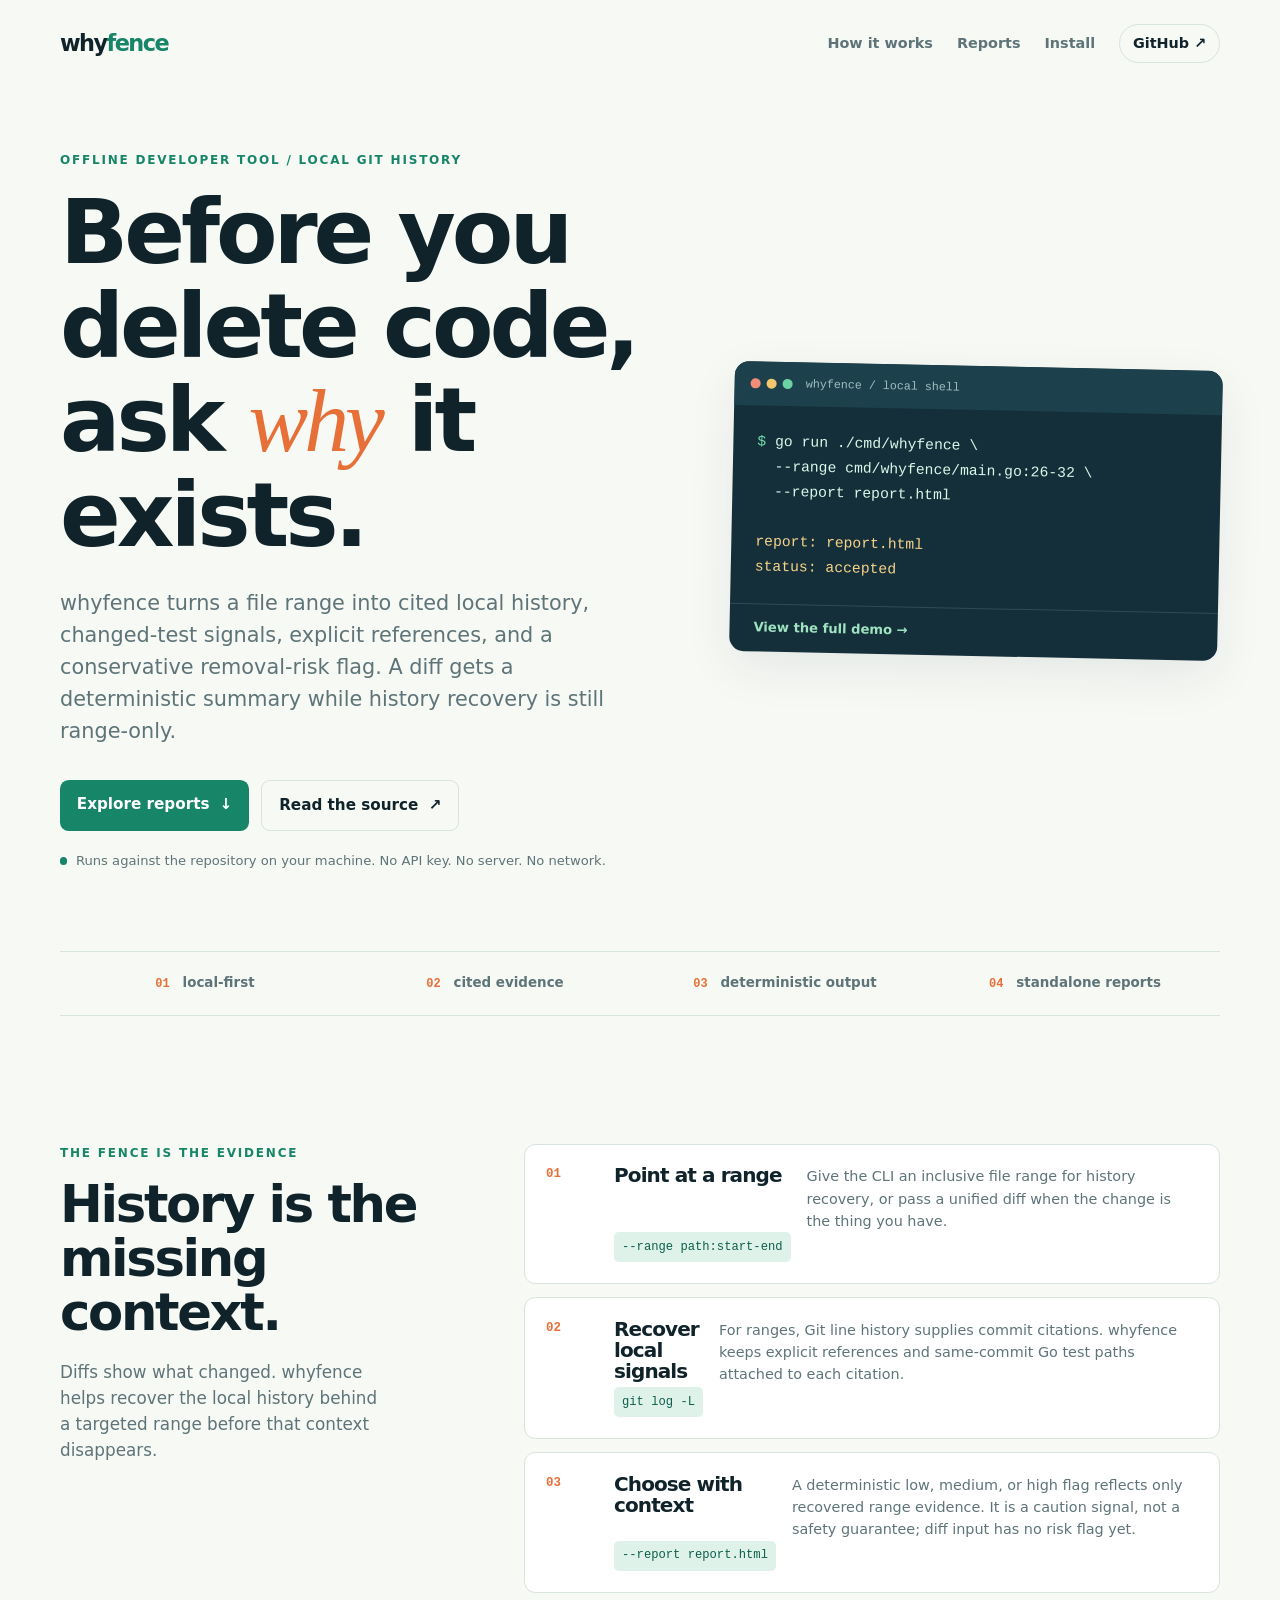
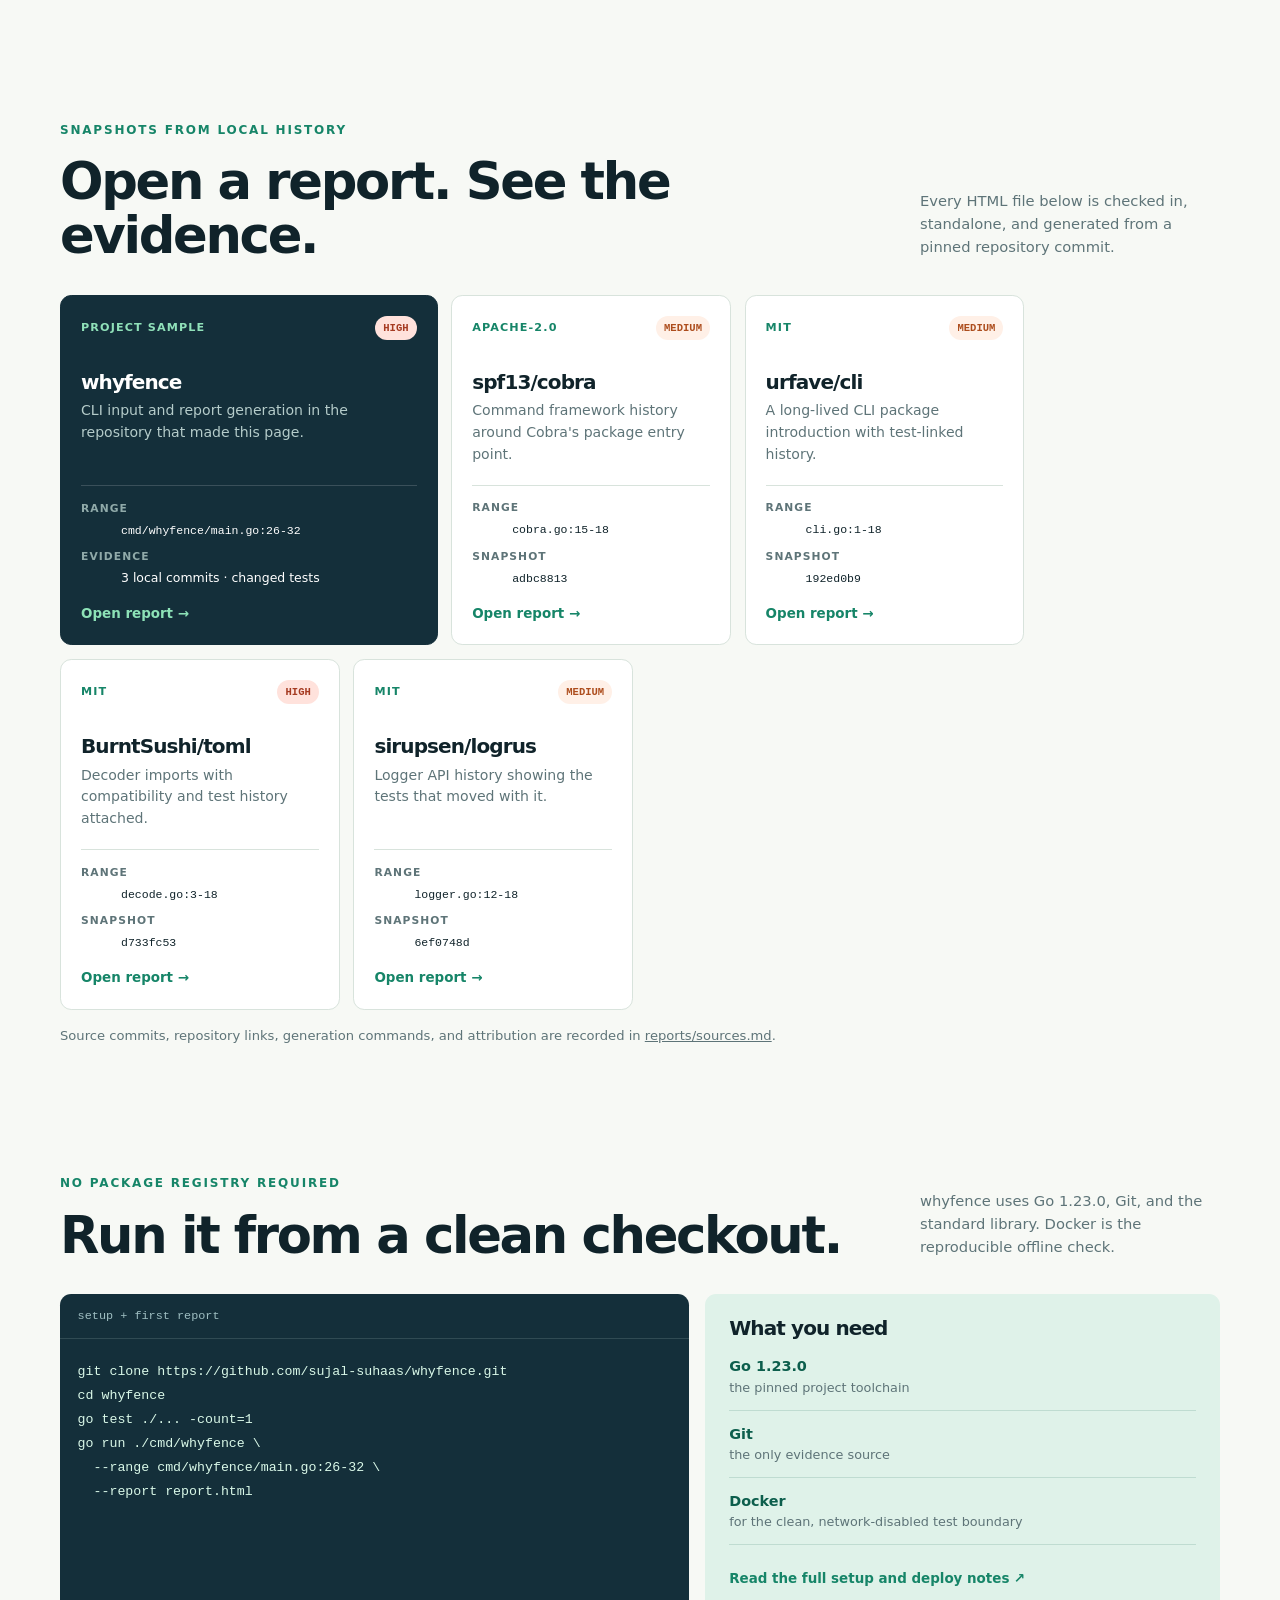
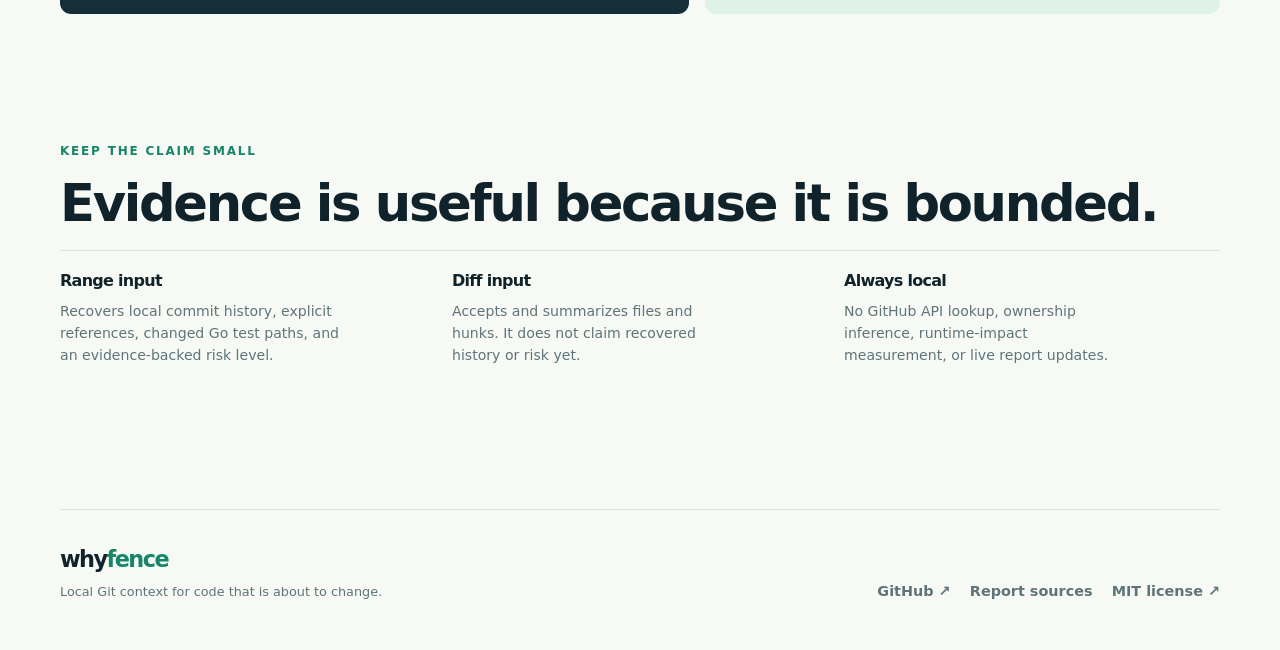
<file: site/index.html>
<!doctype html>
<html lang="en">
<head>
  <meta charset="utf-8">
  <meta name="viewport" content="width=device-width, initial-scale=1">
  <meta name="description" content="whyfence uses local Git history to explain why code exists before it is deleted or rewritten.">
  <title>whyfence — ask why before you delete</title>
  <link rel="stylesheet" href="styles.css">
</head>
<body>
  <header class="site-header">
    <a class="brand" href="#top" aria-label="whyfence home">why<span>fence</span></a>
    <nav aria-label="Primary navigation">
      <a href="#how-it-works">How it works</a>
      <a href="#reports">Reports</a>
      <a href="#install">Install</a>
      <a class="nav-source" href="https://github.com/sujal-suhaas/whyfence">GitHub <span aria-hidden="true">↗</span></a>
    </nav>
  </header>

  <main id="top">
    <section class="hero" aria-labelledby="hero-title">
      <div class="hero-copy">
        <p class="eyebrow">offline developer tool / local Git history</p>
        <h1 id="hero-title">Before you delete code, ask <em>why</em> it exists.</h1>
        <p class="hero-lede">whyfence turns a file range into cited local history, changed-test signals, explicit references, and a conservative removal-risk flag. A diff gets a deterministic summary while history recovery is still range-only.</p>
        <div class="actions">
          <a class="button button-primary" href="#reports">Explore reports <span aria-hidden="true">↓</span></a>
          <a class="button button-quiet" href="https://github.com/sujal-suhaas/whyfence">Read the source <span aria-hidden="true">↗</span></a>
        </div>
        <p class="hero-note"><span class="dot"></span> Runs against the repository on your machine. No API key. No server. No network.</p>
      </div>
      <div class="terminal-card" aria-label="whyfence terminal demo">
        <div class="terminal-top"><span class="terminal-light light-red"></span><span class="terminal-light light-yellow"></span><span class="terminal-light light-green"></span><span class="terminal-title">whyfence / local shell</span></div>
        <pre><code><span class="prompt">$</span> go run ./cmd/whyfence \
  --range cmd/whyfence/main.go:26-32 \
  --report report.html

<span class="output">report: report.html
status: accepted</span></code></pre>
        <a class="terminal-link" href="demo/terminal.txt">View the full demo <span aria-hidden="true">→</span></a>
      </div>
    </section>

    <section class="signal-strip" aria-label="whyfence properties">
      <div><strong>01</strong><span>local-first</span></div>
      <div><strong>02</strong><span>cited evidence</span></div>
      <div><strong>03</strong><span>deterministic output</span></div>
      <div><strong>04</strong><span>standalone reports</span></div>
    </section>

    <section class="section split-section" id="how-it-works" aria-labelledby="how-title">
      <div class="section-intro">
        <p class="eyebrow">The fence is the evidence</p>
        <h2 id="how-title">History is the missing context.</h2>
        <p>Diffs show what changed. whyfence helps recover the local history behind a targeted range before that context disappears.</p>
      </div>
      <div class="steps">
        <article class="step-card">
          <span class="step-number">01</span>
          <h3>Point at a range</h3>
          <p>Give the CLI an inclusive file range for history recovery, or pass a unified diff when the change is the thing you have.</p>
          <code>--range path:start-end</code>
        </article>
        <article class="step-card">
          <span class="step-number">02</span>
          <h3>Recover local signals</h3>
          <p>For ranges, Git line history supplies commit citations. whyfence keeps explicit references and same-commit Go test paths attached to each citation.</p>
          <code>git log -L</code>
        </article>
        <article class="step-card">
          <span class="step-number">03</span>
          <h3>Choose with context</h3>
          <p>A deterministic low, medium, or high flag reflects only recovered range evidence. It is a caution signal, not a safety guarantee; diff input has no risk flag yet.</p>
          <code>--report report.html</code>
        </article>
      </div>
    </section>

    <section class="section report-section" id="reports" aria-labelledby="reports-title">
      <div class="section-heading">
        <div>
          <p class="eyebrow">Snapshots from local history</p>
          <h2 id="reports-title">Open a report. See the evidence.</h2>
        </div>
        <p class="section-aside">Every HTML file below is checked in, standalone, and generated from a pinned repository commit.</p>
      </div>
      <div class="report-grid">
        <article class="report-card report-card-featured">
          <div class="card-top"><span class="card-label">Project sample</span><span class="risk risk-high">high</span></div>
          <h3>whyfence</h3>
          <p>CLI input and report generation in the repository that made this page.</p>
          <dl class="card-meta"><div><dt>range</dt><dd><code>cmd/whyfence/main.go:26-32</code></dd></div><div><dt>evidence</dt><dd>3 local commits · changed tests</dd></div></dl>
          <a class="card-link" href="reports/whyfence.html">Open report <span aria-hidden="true">→</span></a>
        </article>
        <article class="report-card">
          <div class="card-top"><span class="card-label">Apache-2.0</span><span class="risk risk-medium">medium</span></div>
          <h3>spf13/cobra</h3>
          <p>Command framework history around Cobra's package entry point.</p>
          <dl class="card-meta"><div><dt>range</dt><dd><code>cobra.go:15-18</code></dd></div><div><dt>snapshot</dt><dd><code>adbc8813</code></dd></div></dl>
          <a class="card-link" href="reports/cobra.html">Open report <span aria-hidden="true">→</span></a>
        </article>
        <article class="report-card">
          <div class="card-top"><span class="card-label">MIT</span><span class="risk risk-medium">medium</span></div>
          <h3>urfave/cli</h3>
          <p>A long-lived CLI package introduction with test-linked history.</p>
          <dl class="card-meta"><div><dt>range</dt><dd><code>cli.go:1-18</code></dd></div><div><dt>snapshot</dt><dd><code>192ed0b9</code></dd></div></dl>
          <a class="card-link" href="reports/urfave-cli.html">Open report <span aria-hidden="true">→</span></a>
        </article>
        <article class="report-card">
          <div class="card-top"><span class="card-label">MIT</span><span class="risk risk-high">high</span></div>
          <h3>BurntSushi/toml</h3>
          <p>Decoder imports with compatibility and test history attached.</p>
          <dl class="card-meta"><div><dt>range</dt><dd><code>decode.go:3-18</code></dd></div><div><dt>snapshot</dt><dd><code>d733fc53</code></dd></div></dl>
          <a class="card-link" href="reports/burntsushi-toml.html">Open report <span aria-hidden="true">→</span></a>
        </article>
        <article class="report-card">
          <div class="card-top"><span class="card-label">MIT</span><span class="risk risk-medium">medium</span></div>
          <h3>sirupsen/logrus</h3>
          <p>Logger API history showing the tests that moved with it.</p>
          <dl class="card-meta"><div><dt>range</dt><dd><code>logger.go:12-18</code></dd></div><div><dt>snapshot</dt><dd><code>6ef0748d</code></dd></div></dl>
          <a class="card-link" href="reports/logrus.html">Open report <span aria-hidden="true">→</span></a>
        </article>
      </div>
      <p class="provenance-note">Source commits, repository links, generation commands, and attribution are recorded in <a href="reports/sources.md">reports/sources.md</a>.</p>
    </section>

    <section class="section install-section" id="install" aria-labelledby="install-title">
      <div class="section-heading">
        <div>
          <p class="eyebrow">No package registry required</p>
          <h2 id="install-title">Run it from a clean checkout.</h2>
        </div>
        <p class="section-aside">whyfence uses Go 1.23.0, Git, and the standard library. Docker is the reproducible offline check.</p>
      </div>
      <div class="install-grid">
        <div class="code-panel">
          <div class="code-panel-title">setup + first report</div>
          <pre><code>git clone https://github.com/sujal-suhaas/whyfence.git
cd whyfence
go test ./... -count=1
go run ./cmd/whyfence \
  --range cmd/whyfence/main.go:26-32 \
  --report report.html</code></pre>
        </div>
        <div class="install-copy">
          <h3>What you need</h3>
          <ul class="check-list">
            <li><strong>Go 1.23.0</strong><span>the pinned project toolchain</span></li>
            <li><strong>Git</strong><span>the only evidence source</span></li>
            <li><strong>Docker</strong><span>for the clean, network-disabled test boundary</span></li>
          </ul>
          <a class="text-link" href="https://github.com/sujal-suhaas/whyfence/blob/main/README.md">Read the full setup and deploy notes <span aria-hidden="true">↗</span></a>
        </div>
      </div>
    </section>

    <section class="section boundary-section" aria-labelledby="boundary-title">
      <p class="eyebrow">Keep the claim small</p>
      <h2 id="boundary-title">Evidence is useful because it is bounded.</h2>
      <div class="boundary-grid">
        <div><h3>Range input</h3><p>Recovers local commit history, explicit references, changed Go test paths, and an evidence-backed risk level.</p></div>
        <div><h3>Diff input</h3><p>Accepts and summarizes files and hunks. It does not claim recovered history or risk yet.</p></div>
        <div><h3>Always local</h3><p>No GitHub API lookup, ownership inference, runtime-impact measurement, or live report updates.</p></div>
      </div>
    </section>
  </main>

  <footer class="site-footer">
    <div><a class="brand" href="#top">why<span>fence</span></a><p>Local Git context for code that is about to change.</p></div>
    <div class="footer-links"><a href="https://github.com/sujal-suhaas/whyfence">GitHub <span aria-hidden="true">↗</span></a><a href="reports/sources.md">Report sources</a><a href="https://github.com/sujal-suhaas/whyfence/blob/main/LICENSE">MIT license <span aria-hidden="true">↗</span></a></div>
  </footer>
</body>
</html>
</file>
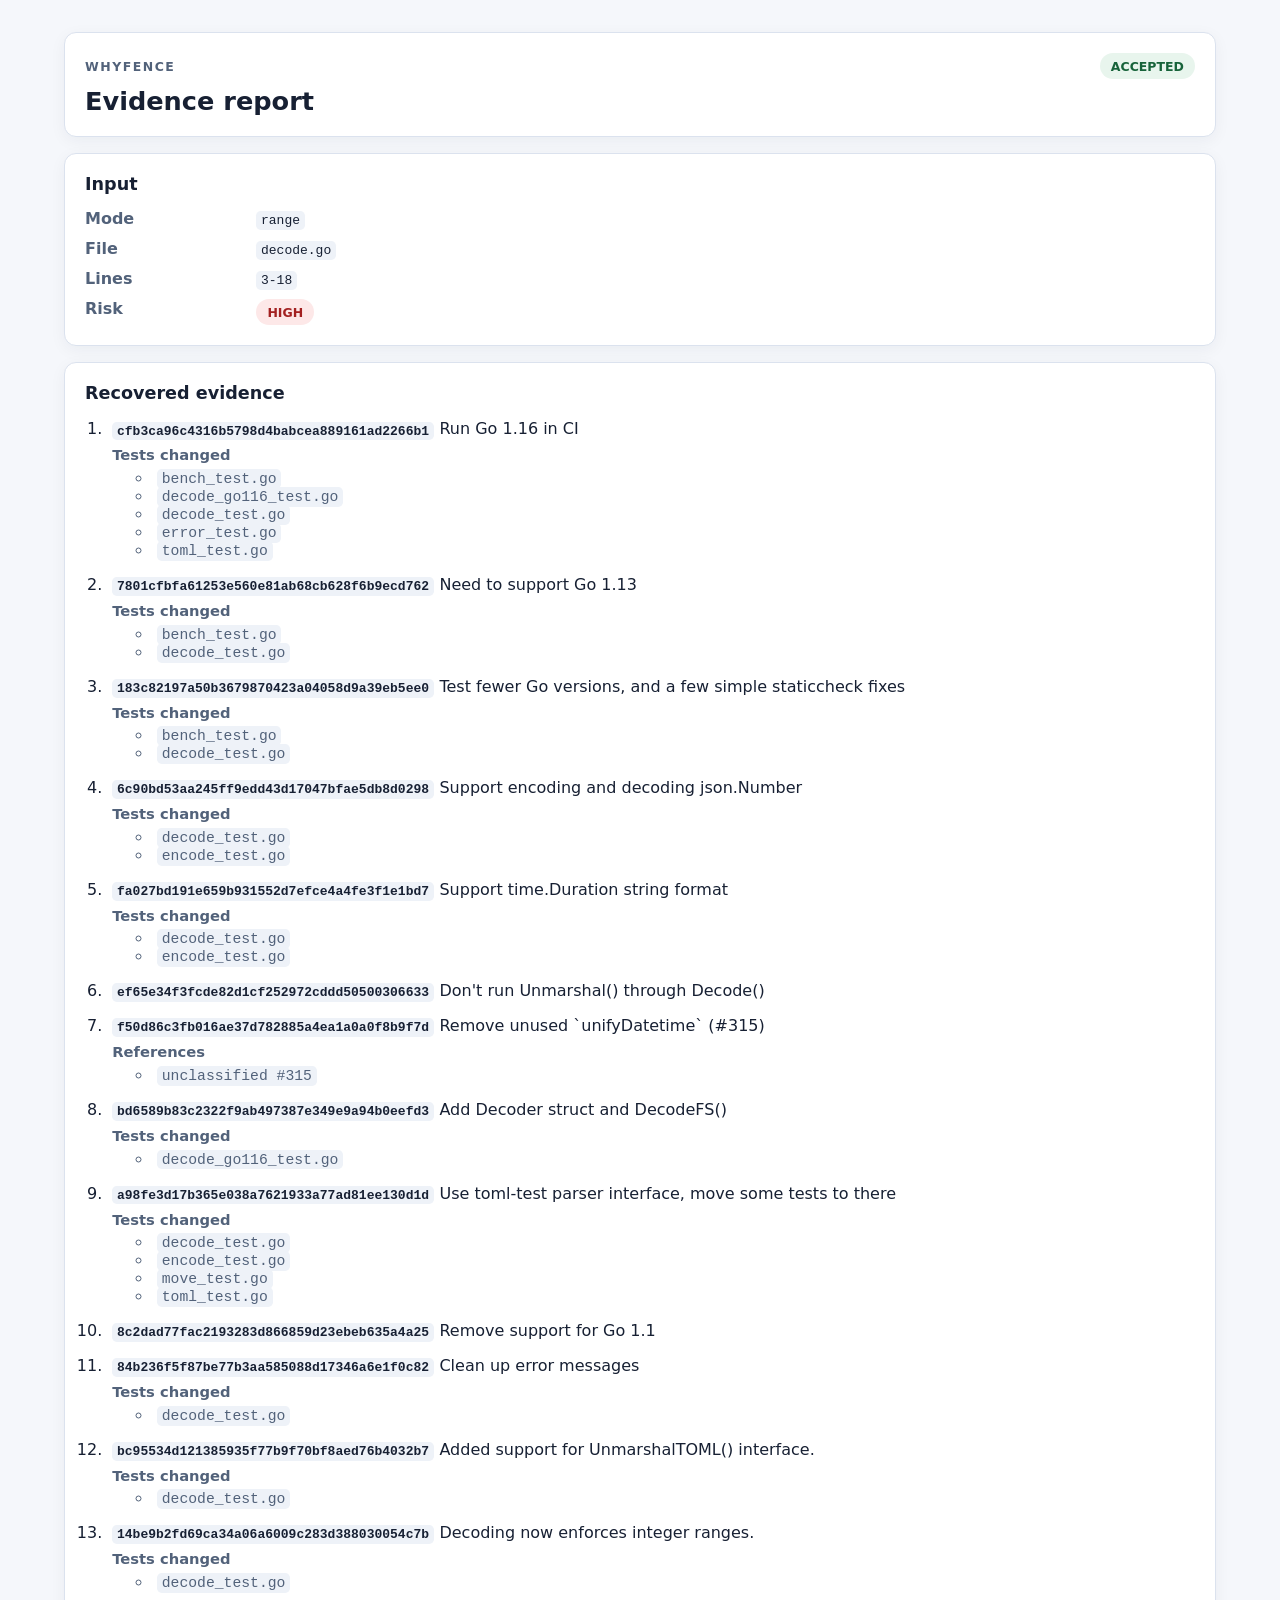
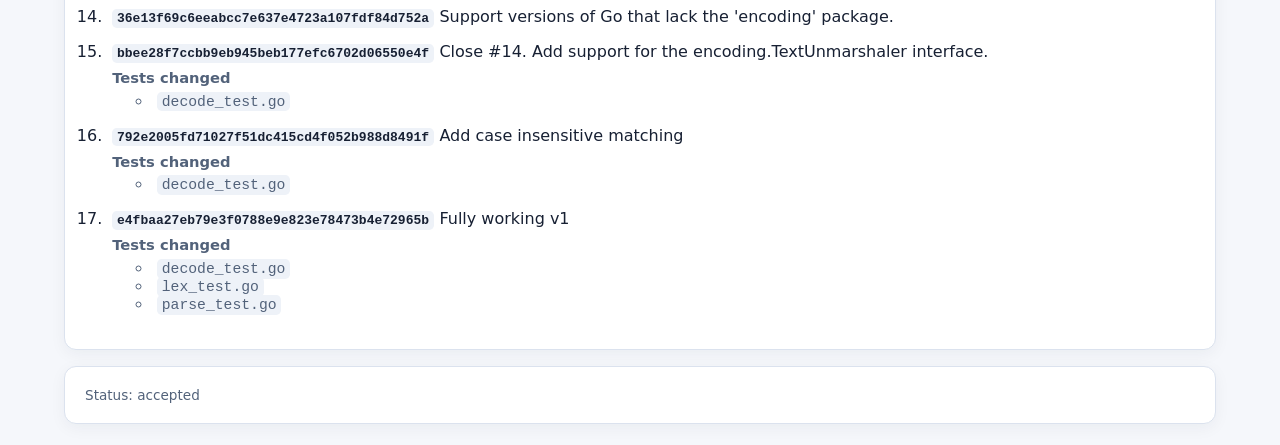
<file: site/reports/burntsushi-toml.html>
<!doctype html>
<html lang="en">
<head>
  <meta charset="utf-8">
  <meta name="viewport" content="width=device-width, initial-scale=1">
  <title>whyfence evidence report</title>
  <style>
    :root { color-scheme: light; font-family: system-ui, sans-serif; background: #f5f7fb; color: #172033; }
    body { margin: 0; padding: 2rem; }
    main { max-width: 72rem; margin: 0 auto; }
    header, section, footer { background: #fff; border: 1px solid #dbe2ee; border-radius: 0.75rem; padding: 1.25rem; margin-bottom: 1rem; box-shadow: 0 0.25rem 1rem rgba(23, 32, 51, 0.05); }
    header { display: flex; align-items: baseline; justify-content: space-between; gap: 1rem; }
    h1, h2, p { margin-top: 0; }
    h1 { margin-bottom: 0; font-size: 1.6rem; }
    h2 { font-size: 1.1rem; }
    .eyebrow { color: #52627a; font-size: 0.78rem; font-weight: 700; letter-spacing: 0.12em; text-transform: uppercase; }
    .status, .risk { border-radius: 999px; display: inline-block; font-size: 0.78rem; font-weight: 700; padding: 0.35rem 0.7rem; text-transform: uppercase; }
    .status { background: #e8f5ed; color: #17633a; }
    .risk-low { background: #e8f5ed; color: #17633a; }
    .risk-medium { background: #fff3d6; color: #815b00; }
    .risk-high { background: #fde8e8; color: #a32121; }
    dl { display: grid; gap: 0.7rem; grid-template-columns: 10rem 1fr; margin: 0; }
    dt { color: #52627a; font-weight: 700; }
    dd { margin: 0; overflow-wrap: anywhere; }
    code { background: #eef2f8; border-radius: 0.3rem; padding: 0.12rem 0.3rem; }
    ol { display: grid; gap: 1rem; padding-left: 1.4rem; }
    li { padding-left: 0.3rem; }
    .commit { font-weight: 700; overflow-wrap: anywhere; }
    .subject { font-weight: 400; }
    .evidence { color: #52627a; font-size: 0.92rem; margin: 0.5rem 0 0; }
    .evidence ul { margin: 0.35rem 0 0; }
    .notice { color: #52627a; margin-bottom: 0; }
    footer { color: #52627a; font-size: 0.85rem; }
  </style>
</head>
<body>
  <main>
    <header>
      <div>
        <p class="eyebrow">whyfence</p>
        <h1>Evidence report</h1>
      </div>
      <span class="status">accepted</span>
    </header>

    <section aria-labelledby="input-heading">
      <h2 id="input-heading">Input</h2>
      <dl>
        <dt>Mode</dt><dd><code>range</code></dd>

        <dt>File</dt><dd><code>decode.go</code></dd>
        <dt>Lines</dt><dd><code>3-18</code></dd>


        <dt>Risk</dt><dd><span class="risk risk-high">high</span></dd>

      </dl>
    </section>


    <section aria-labelledby="evidence-heading">
      <h2 id="evidence-heading">Recovered evidence</h2>
      <ol>

        <li>
          <div class="commit"><code>cfb3ca96c4316b5798d4babcea889161ad2266b1</code> <span class="subject">Run Go 1.16 in CI</span></div>
          <div class="evidence"><strong>Tests changed</strong><ul><li><code>bench_test.go</code></li><li><code>decode_go116_test.go</code></li><li><code>decode_test.go</code></li><li><code>error_test.go</code></li><li><code>toml_test.go</code></li></ul></div>

        </li>

        <li>
          <div class="commit"><code>7801cfbfa61253e560e81ab68cb628f6b9ecd762</code> <span class="subject">Need to support Go 1.13</span></div>
          <div class="evidence"><strong>Tests changed</strong><ul><li><code>bench_test.go</code></li><li><code>decode_test.go</code></li></ul></div>

        </li>

        <li>
          <div class="commit"><code>183c82197a50b3679870423a04058d9a39eb5ee0</code> <span class="subject">Test fewer Go versions, and a few simple staticcheck fixes</span></div>
          <div class="evidence"><strong>Tests changed</strong><ul><li><code>bench_test.go</code></li><li><code>decode_test.go</code></li></ul></div>

        </li>

        <li>
          <div class="commit"><code>6c90bd53aa245ff9edd43d17047bfae5db8d0298</code> <span class="subject">Support encoding and decoding json.Number</span></div>
          <div class="evidence"><strong>Tests changed</strong><ul><li><code>decode_test.go</code></li><li><code>encode_test.go</code></li></ul></div>

        </li>

        <li>
          <div class="commit"><code>fa027bd191e659b931552d7efce4a4fe3f1e1bd7</code> <span class="subject">Support time.Duration string format</span></div>
          <div class="evidence"><strong>Tests changed</strong><ul><li><code>decode_test.go</code></li><li><code>encode_test.go</code></li></ul></div>

        </li>

        <li>
          <div class="commit"><code>ef65e34f3fcde82d1cf252972cddd50500306633</code> <span class="subject">Don&#39;t run Unmarshal() through Decode()</span></div>


        </li>

        <li>
          <div class="commit"><code>f50d86c3fb016ae37d782885a4ea1a0a0f8b9f7d</code> <span class="subject">Remove unused `unifyDatetime` (#315)</span></div>

          <div class="evidence"><strong>References</strong><ul><li><code>unclassified #315</code></li></ul></div>
        </li>

        <li>
          <div class="commit"><code>bd6589b83c2322f9ab497387e349e9a94b0eefd3</code> <span class="subject">Add Decoder struct and DecodeFS()</span></div>
          <div class="evidence"><strong>Tests changed</strong><ul><li><code>decode_go116_test.go</code></li></ul></div>

        </li>

        <li>
          <div class="commit"><code>a98fe3d17b365e038a7621933a77ad81ee130d1d</code> <span class="subject">Use toml-test parser interface, move some tests to there</span></div>
          <div class="evidence"><strong>Tests changed</strong><ul><li><code>decode_test.go</code></li><li><code>encode_test.go</code></li><li><code>move_test.go</code></li><li><code>toml_test.go</code></li></ul></div>

        </li>

        <li>
          <div class="commit"><code>8c2dad77fac2193283d866859d23ebeb635a4a25</code> <span class="subject">Remove support for Go 1.1</span></div>


        </li>

        <li>
          <div class="commit"><code>84b236f5f87be77b3aa585088d17346a6e1f0c82</code> <span class="subject">Clean up error messages</span></div>
          <div class="evidence"><strong>Tests changed</strong><ul><li><code>decode_test.go</code></li></ul></div>

        </li>

        <li>
          <div class="commit"><code>bc95534d121385935f77b9f70bf8aed76b4032b7</code> <span class="subject">Added support for UnmarshalTOML() interface.</span></div>
          <div class="evidence"><strong>Tests changed</strong><ul><li><code>decode_test.go</code></li></ul></div>

        </li>

        <li>
          <div class="commit"><code>14be9b2fd69ca34a06a6009c283d388030054c7b</code> <span class="subject">Decoding now enforces integer ranges.</span></div>
          <div class="evidence"><strong>Tests changed</strong><ul><li><code>decode_test.go</code></li></ul></div>

        </li>

        <li>
          <div class="commit"><code>36e13f69c6eeabcc7e637e4723a107fdf84d752a</code> <span class="subject">Support versions of Go that lack the &#39;encoding&#39; package.</span></div>


        </li>

        <li>
          <div class="commit"><code>bbee28f7ccbb9eb945beb177efc6702d06550e4f</code> <span class="subject">Close #14. Add support for the encoding.TextUnmarshaler interface.</span></div>
          <div class="evidence"><strong>Tests changed</strong><ul><li><code>decode_test.go</code></li></ul></div>

        </li>

        <li>
          <div class="commit"><code>792e2005fd71027f51dc415cd4f052b988d8491f</code> <span class="subject">Add case insensitive matching</span></div>
          <div class="evidence"><strong>Tests changed</strong><ul><li><code>decode_test.go</code></li></ul></div>

        </li>

        <li>
          <div class="commit"><code>e4fbaa27eb79e3f0788e9e823e78473b4e72965b</code> <span class="subject">Fully working v1</span></div>
          <div class="evidence"><strong>Tests changed</strong><ul><li><code>decode_test.go</code></li><li><code>lex_test.go</code></li><li><code>parse_test.go</code></li></ul></div>

        </li>

      </ol>
    </section>


    <footer>Status: accepted</footer>
  </main>
</body>
</html>
</file>
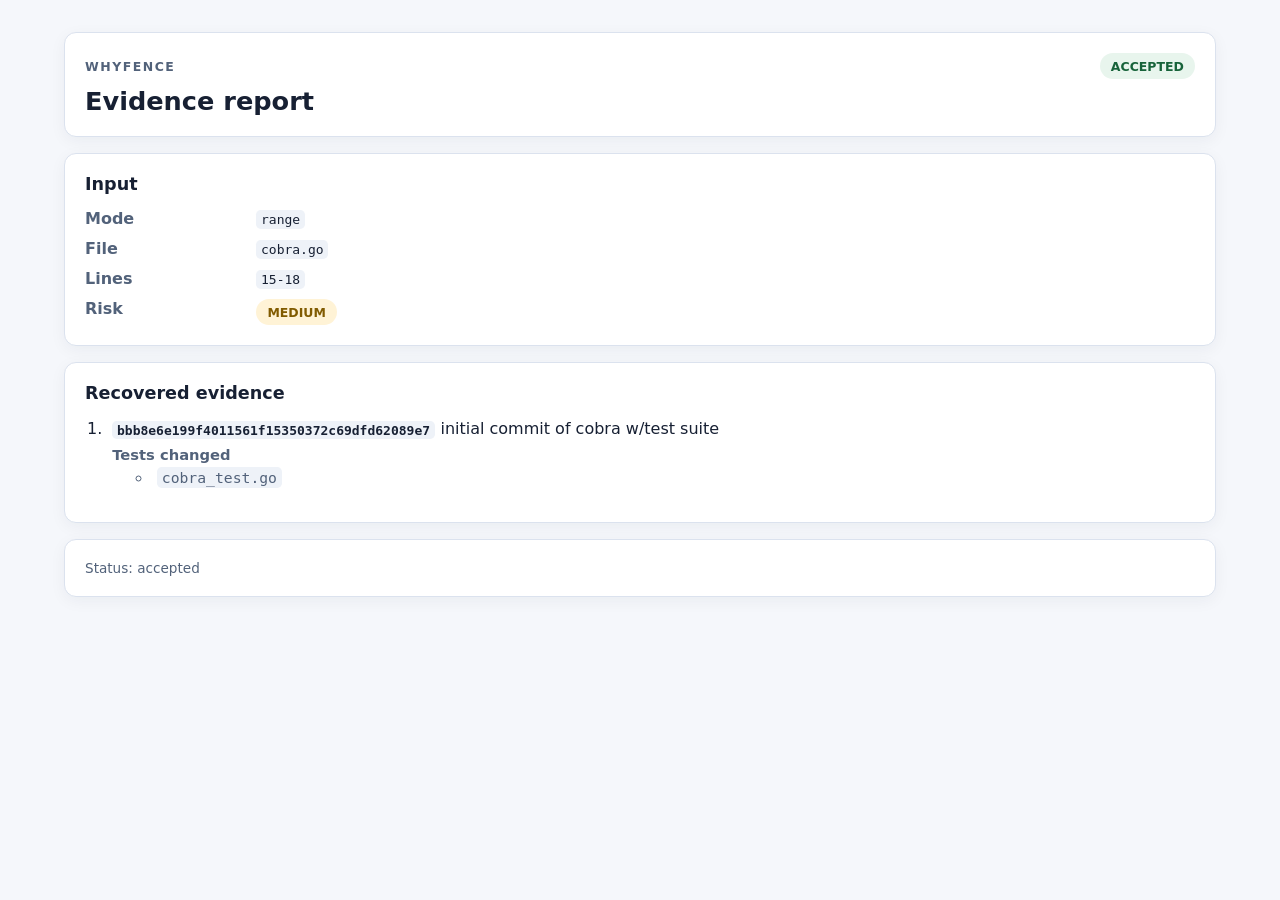
<file: site/reports/cobra.html>
<!doctype html>
<html lang="en">
<head>
  <meta charset="utf-8">
  <meta name="viewport" content="width=device-width, initial-scale=1">
  <title>whyfence evidence report</title>
  <style>
    :root { color-scheme: light; font-family: system-ui, sans-serif; background: #f5f7fb; color: #172033; }
    body { margin: 0; padding: 2rem; }
    main { max-width: 72rem; margin: 0 auto; }
    header, section, footer { background: #fff; border: 1px solid #dbe2ee; border-radius: 0.75rem; padding: 1.25rem; margin-bottom: 1rem; box-shadow: 0 0.25rem 1rem rgba(23, 32, 51, 0.05); }
    header { display: flex; align-items: baseline; justify-content: space-between; gap: 1rem; }
    h1, h2, p { margin-top: 0; }
    h1 { margin-bottom: 0; font-size: 1.6rem; }
    h2 { font-size: 1.1rem; }
    .eyebrow { color: #52627a; font-size: 0.78rem; font-weight: 700; letter-spacing: 0.12em; text-transform: uppercase; }
    .status, .risk { border-radius: 999px; display: inline-block; font-size: 0.78rem; font-weight: 700; padding: 0.35rem 0.7rem; text-transform: uppercase; }
    .status { background: #e8f5ed; color: #17633a; }
    .risk-low { background: #e8f5ed; color: #17633a; }
    .risk-medium { background: #fff3d6; color: #815b00; }
    .risk-high { background: #fde8e8; color: #a32121; }
    dl { display: grid; gap: 0.7rem; grid-template-columns: 10rem 1fr; margin: 0; }
    dt { color: #52627a; font-weight: 700; }
    dd { margin: 0; overflow-wrap: anywhere; }
    code { background: #eef2f8; border-radius: 0.3rem; padding: 0.12rem 0.3rem; }
    ol { display: grid; gap: 1rem; padding-left: 1.4rem; }
    li { padding-left: 0.3rem; }
    .commit { font-weight: 700; overflow-wrap: anywhere; }
    .subject { font-weight: 400; }
    .evidence { color: #52627a; font-size: 0.92rem; margin: 0.5rem 0 0; }
    .evidence ul { margin: 0.35rem 0 0; }
    .notice { color: #52627a; margin-bottom: 0; }
    footer { color: #52627a; font-size: 0.85rem; }
  </style>
</head>
<body>
  <main>
    <header>
      <div>
        <p class="eyebrow">whyfence</p>
        <h1>Evidence report</h1>
      </div>
      <span class="status">accepted</span>
    </header>

    <section aria-labelledby="input-heading">
      <h2 id="input-heading">Input</h2>
      <dl>
        <dt>Mode</dt><dd><code>range</code></dd>

        <dt>File</dt><dd><code>cobra.go</code></dd>
        <dt>Lines</dt><dd><code>15-18</code></dd>


        <dt>Risk</dt><dd><span class="risk risk-medium">medium</span></dd>

      </dl>
    </section>


    <section aria-labelledby="evidence-heading">
      <h2 id="evidence-heading">Recovered evidence</h2>
      <ol>

        <li>
          <div class="commit"><code>bbb8e6e199f4011561f15350372c69dfd62089e7</code> <span class="subject">initial commit of cobra w/test suite</span></div>
          <div class="evidence"><strong>Tests changed</strong><ul><li><code>cobra_test.go</code></li></ul></div>

        </li>

      </ol>
    </section>


    <footer>Status: accepted</footer>
  </main>
</body>
</html>
</file>
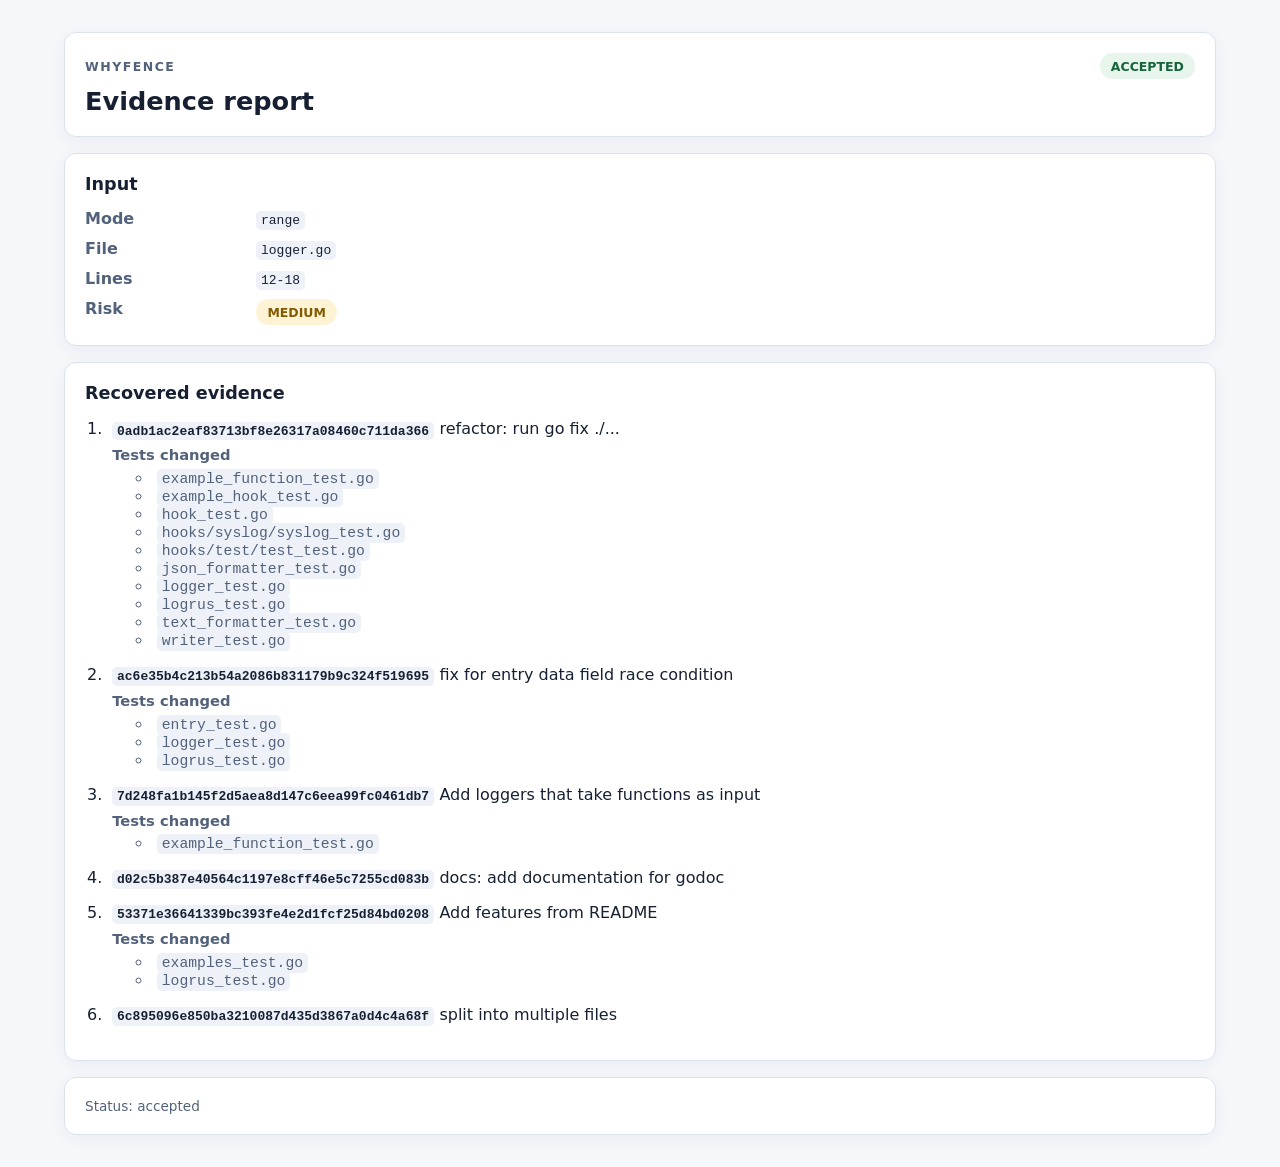
<file: site/reports/logrus.html>
<!doctype html>
<html lang="en">
<head>
  <meta charset="utf-8">
  <meta name="viewport" content="width=device-width, initial-scale=1">
  <title>whyfence evidence report</title>
  <style>
    :root { color-scheme: light; font-family: system-ui, sans-serif; background: #f5f7fb; color: #172033; }
    body { margin: 0; padding: 2rem; }
    main { max-width: 72rem; margin: 0 auto; }
    header, section, footer { background: #fff; border: 1px solid #dbe2ee; border-radius: 0.75rem; padding: 1.25rem; margin-bottom: 1rem; box-shadow: 0 0.25rem 1rem rgba(23, 32, 51, 0.05); }
    header { display: flex; align-items: baseline; justify-content: space-between; gap: 1rem; }
    h1, h2, p { margin-top: 0; }
    h1 { margin-bottom: 0; font-size: 1.6rem; }
    h2 { font-size: 1.1rem; }
    .eyebrow { color: #52627a; font-size: 0.78rem; font-weight: 700; letter-spacing: 0.12em; text-transform: uppercase; }
    .status, .risk { border-radius: 999px; display: inline-block; font-size: 0.78rem; font-weight: 700; padding: 0.35rem 0.7rem; text-transform: uppercase; }
    .status { background: #e8f5ed; color: #17633a; }
    .risk-low { background: #e8f5ed; color: #17633a; }
    .risk-medium { background: #fff3d6; color: #815b00; }
    .risk-high { background: #fde8e8; color: #a32121; }
    dl { display: grid; gap: 0.7rem; grid-template-columns: 10rem 1fr; margin: 0; }
    dt { color: #52627a; font-weight: 700; }
    dd { margin: 0; overflow-wrap: anywhere; }
    code { background: #eef2f8; border-radius: 0.3rem; padding: 0.12rem 0.3rem; }
    ol { display: grid; gap: 1rem; padding-left: 1.4rem; }
    li { padding-left: 0.3rem; }
    .commit { font-weight: 700; overflow-wrap: anywhere; }
    .subject { font-weight: 400; }
    .evidence { color: #52627a; font-size: 0.92rem; margin: 0.5rem 0 0; }
    .evidence ul { margin: 0.35rem 0 0; }
    .notice { color: #52627a; margin-bottom: 0; }
    footer { color: #52627a; font-size: 0.85rem; }
  </style>
</head>
<body>
  <main>
    <header>
      <div>
        <p class="eyebrow">whyfence</p>
        <h1>Evidence report</h1>
      </div>
      <span class="status">accepted</span>
    </header>

    <section aria-labelledby="input-heading">
      <h2 id="input-heading">Input</h2>
      <dl>
        <dt>Mode</dt><dd><code>range</code></dd>

        <dt>File</dt><dd><code>logger.go</code></dd>
        <dt>Lines</dt><dd><code>12-18</code></dd>


        <dt>Risk</dt><dd><span class="risk risk-medium">medium</span></dd>

      </dl>
    </section>


    <section aria-labelledby="evidence-heading">
      <h2 id="evidence-heading">Recovered evidence</h2>
      <ol>

        <li>
          <div class="commit"><code>0adb1ac2eaf83713bf8e26317a08460c711da366</code> <span class="subject">refactor: run go fix ./...</span></div>
          <div class="evidence"><strong>Tests changed</strong><ul><li><code>example_function_test.go</code></li><li><code>example_hook_test.go</code></li><li><code>hook_test.go</code></li><li><code>hooks/syslog/syslog_test.go</code></li><li><code>hooks/test/test_test.go</code></li><li><code>json_formatter_test.go</code></li><li><code>logger_test.go</code></li><li><code>logrus_test.go</code></li><li><code>text_formatter_test.go</code></li><li><code>writer_test.go</code></li></ul></div>

        </li>

        <li>
          <div class="commit"><code>ac6e35b4c213b54a2086b831179b9c324f519695</code> <span class="subject">fix for entry data field race condition</span></div>
          <div class="evidence"><strong>Tests changed</strong><ul><li><code>entry_test.go</code></li><li><code>logger_test.go</code></li><li><code>logrus_test.go</code></li></ul></div>

        </li>

        <li>
          <div class="commit"><code>7d248fa1b145f2d5aea8d147c6eea99fc0461db7</code> <span class="subject">Add loggers that take functions as input</span></div>
          <div class="evidence"><strong>Tests changed</strong><ul><li><code>example_function_test.go</code></li></ul></div>

        </li>

        <li>
          <div class="commit"><code>d02c5b387e40564c1197e8cff46e5c7255cd083b</code> <span class="subject">docs: add documentation for godoc</span></div>


        </li>

        <li>
          <div class="commit"><code>53371e36641339bc393fe4e2d1fcf25d84bd0208</code> <span class="subject">Add features from README</span></div>
          <div class="evidence"><strong>Tests changed</strong><ul><li><code>examples_test.go</code></li><li><code>logrus_test.go</code></li></ul></div>

        </li>

        <li>
          <div class="commit"><code>6c895096e850ba3210087d435d3867a0d4c4a68f</code> <span class="subject">split into multiple files</span></div>


        </li>

      </ol>
    </section>


    <footer>Status: accepted</footer>
  </main>
</body>
</html>
</file>
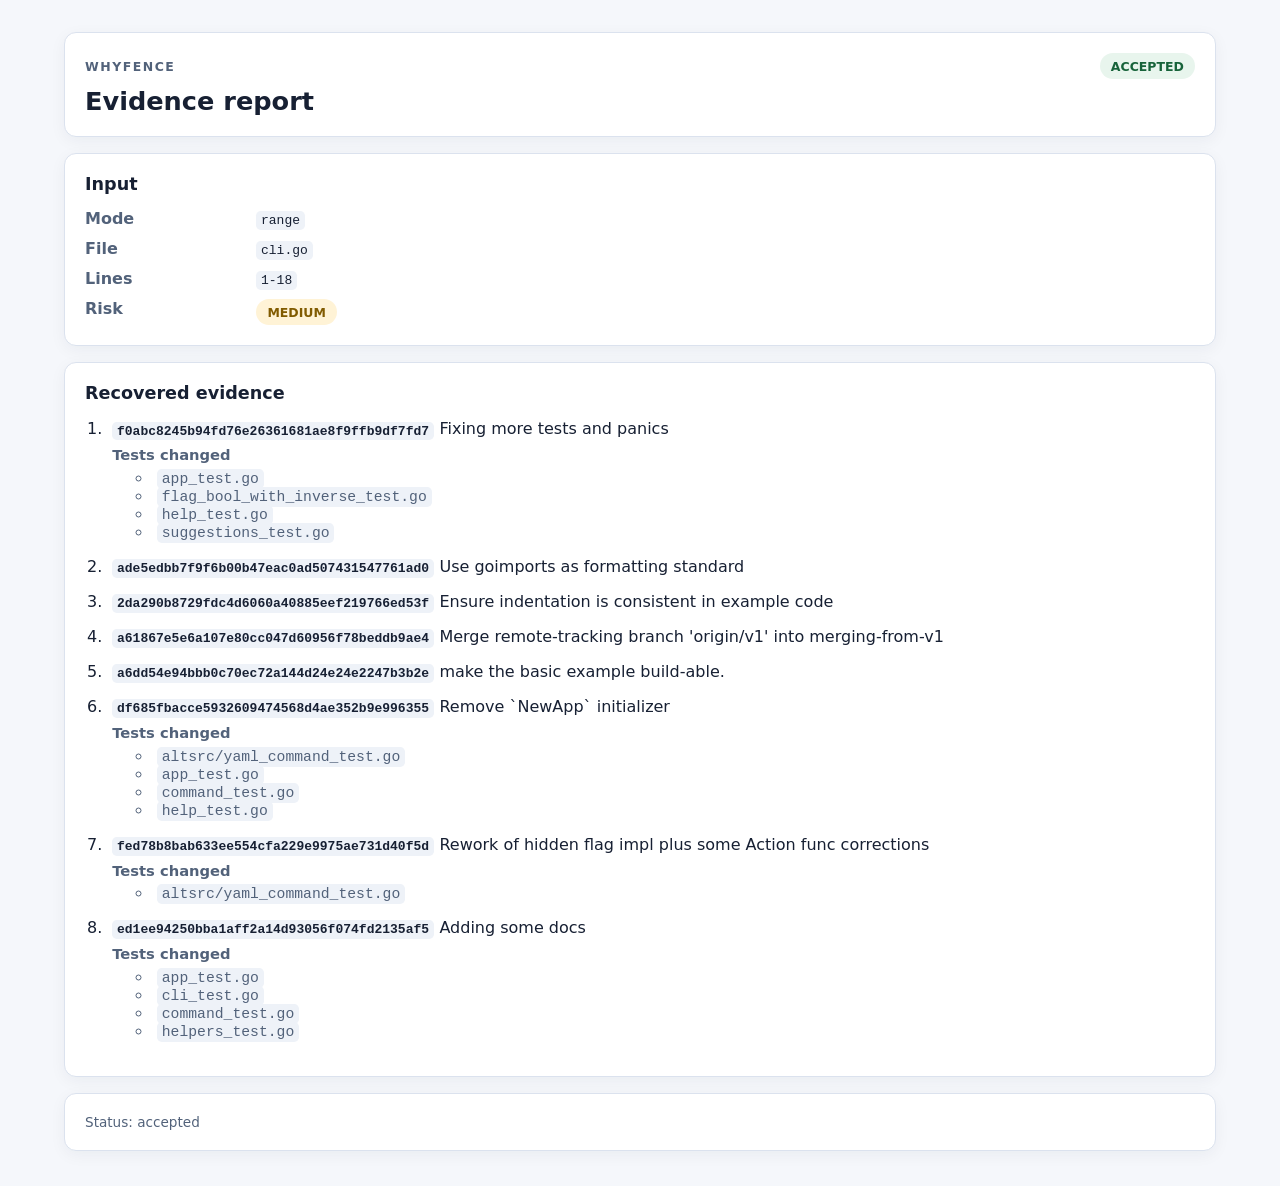
<file: site/reports/urfave-cli.html>
<!doctype html>
<html lang="en">
<head>
  <meta charset="utf-8">
  <meta name="viewport" content="width=device-width, initial-scale=1">
  <title>whyfence evidence report</title>
  <style>
    :root { color-scheme: light; font-family: system-ui, sans-serif; background: #f5f7fb; color: #172033; }
    body { margin: 0; padding: 2rem; }
    main { max-width: 72rem; margin: 0 auto; }
    header, section, footer { background: #fff; border: 1px solid #dbe2ee; border-radius: 0.75rem; padding: 1.25rem; margin-bottom: 1rem; box-shadow: 0 0.25rem 1rem rgba(23, 32, 51, 0.05); }
    header { display: flex; align-items: baseline; justify-content: space-between; gap: 1rem; }
    h1, h2, p { margin-top: 0; }
    h1 { margin-bottom: 0; font-size: 1.6rem; }
    h2 { font-size: 1.1rem; }
    .eyebrow { color: #52627a; font-size: 0.78rem; font-weight: 700; letter-spacing: 0.12em; text-transform: uppercase; }
    .status, .risk { border-radius: 999px; display: inline-block; font-size: 0.78rem; font-weight: 700; padding: 0.35rem 0.7rem; text-transform: uppercase; }
    .status { background: #e8f5ed; color: #17633a; }
    .risk-low { background: #e8f5ed; color: #17633a; }
    .risk-medium { background: #fff3d6; color: #815b00; }
    .risk-high { background: #fde8e8; color: #a32121; }
    dl { display: grid; gap: 0.7rem; grid-template-columns: 10rem 1fr; margin: 0; }
    dt { color: #52627a; font-weight: 700; }
    dd { margin: 0; overflow-wrap: anywhere; }
    code { background: #eef2f8; border-radius: 0.3rem; padding: 0.12rem 0.3rem; }
    ol { display: grid; gap: 1rem; padding-left: 1.4rem; }
    li { padding-left: 0.3rem; }
    .commit { font-weight: 700; overflow-wrap: anywhere; }
    .subject { font-weight: 400; }
    .evidence { color: #52627a; font-size: 0.92rem; margin: 0.5rem 0 0; }
    .evidence ul { margin: 0.35rem 0 0; }
    .notice { color: #52627a; margin-bottom: 0; }
    footer { color: #52627a; font-size: 0.85rem; }
  </style>
</head>
<body>
  <main>
    <header>
      <div>
        <p class="eyebrow">whyfence</p>
        <h1>Evidence report</h1>
      </div>
      <span class="status">accepted</span>
    </header>

    <section aria-labelledby="input-heading">
      <h2 id="input-heading">Input</h2>
      <dl>
        <dt>Mode</dt><dd><code>range</code></dd>

        <dt>File</dt><dd><code>cli.go</code></dd>
        <dt>Lines</dt><dd><code>1-18</code></dd>


        <dt>Risk</dt><dd><span class="risk risk-medium">medium</span></dd>

      </dl>
    </section>


    <section aria-labelledby="evidence-heading">
      <h2 id="evidence-heading">Recovered evidence</h2>
      <ol>

        <li>
          <div class="commit"><code>f0abc8245b94fd76e26361681ae8f9ffb9df7fd7</code> <span class="subject">Fixing more tests and panics</span></div>
          <div class="evidence"><strong>Tests changed</strong><ul><li><code>app_test.go</code></li><li><code>flag_bool_with_inverse_test.go</code></li><li><code>help_test.go</code></li><li><code>suggestions_test.go</code></li></ul></div>

        </li>

        <li>
          <div class="commit"><code>ade5edbb7f9f6b00b47eac0ad507431547761ad0</code> <span class="subject">Use goimports as formatting standard</span></div>


        </li>

        <li>
          <div class="commit"><code>2da290b8729fdc4d6060a40885eef219766ed53f</code> <span class="subject">Ensure indentation is consistent in example code</span></div>


        </li>

        <li>
          <div class="commit"><code>a61867e5e6a107e80cc047d60956f78beddb9ae4</code> <span class="subject">Merge remote-tracking branch &#39;origin/v1&#39; into merging-from-v1</span></div>


        </li>

        <li>
          <div class="commit"><code>a6dd54e94bbb0c70ec72a144d24e24e2247b3b2e</code> <span class="subject">make the basic example build-able.</span></div>


        </li>

        <li>
          <div class="commit"><code>df685fbacce5932609474568d4ae352b9e996355</code> <span class="subject">Remove `NewApp` initializer</span></div>
          <div class="evidence"><strong>Tests changed</strong><ul><li><code>altsrc/yaml_command_test.go</code></li><li><code>app_test.go</code></li><li><code>command_test.go</code></li><li><code>help_test.go</code></li></ul></div>

        </li>

        <li>
          <div class="commit"><code>fed78b8bab633ee554cfa229e9975ae731d40f5d</code> <span class="subject">Rework of hidden flag impl plus some Action func corrections</span></div>
          <div class="evidence"><strong>Tests changed</strong><ul><li><code>altsrc/yaml_command_test.go</code></li></ul></div>

        </li>

        <li>
          <div class="commit"><code>ed1ee94250bba1aff2a14d93056f074fd2135af5</code> <span class="subject">Adding some docs</span></div>
          <div class="evidence"><strong>Tests changed</strong><ul><li><code>app_test.go</code></li><li><code>cli_test.go</code></li><li><code>command_test.go</code></li><li><code>helpers_test.go</code></li></ul></div>

        </li>

      </ol>
    </section>


    <footer>Status: accepted</footer>
  </main>
</body>
</html>
</file>
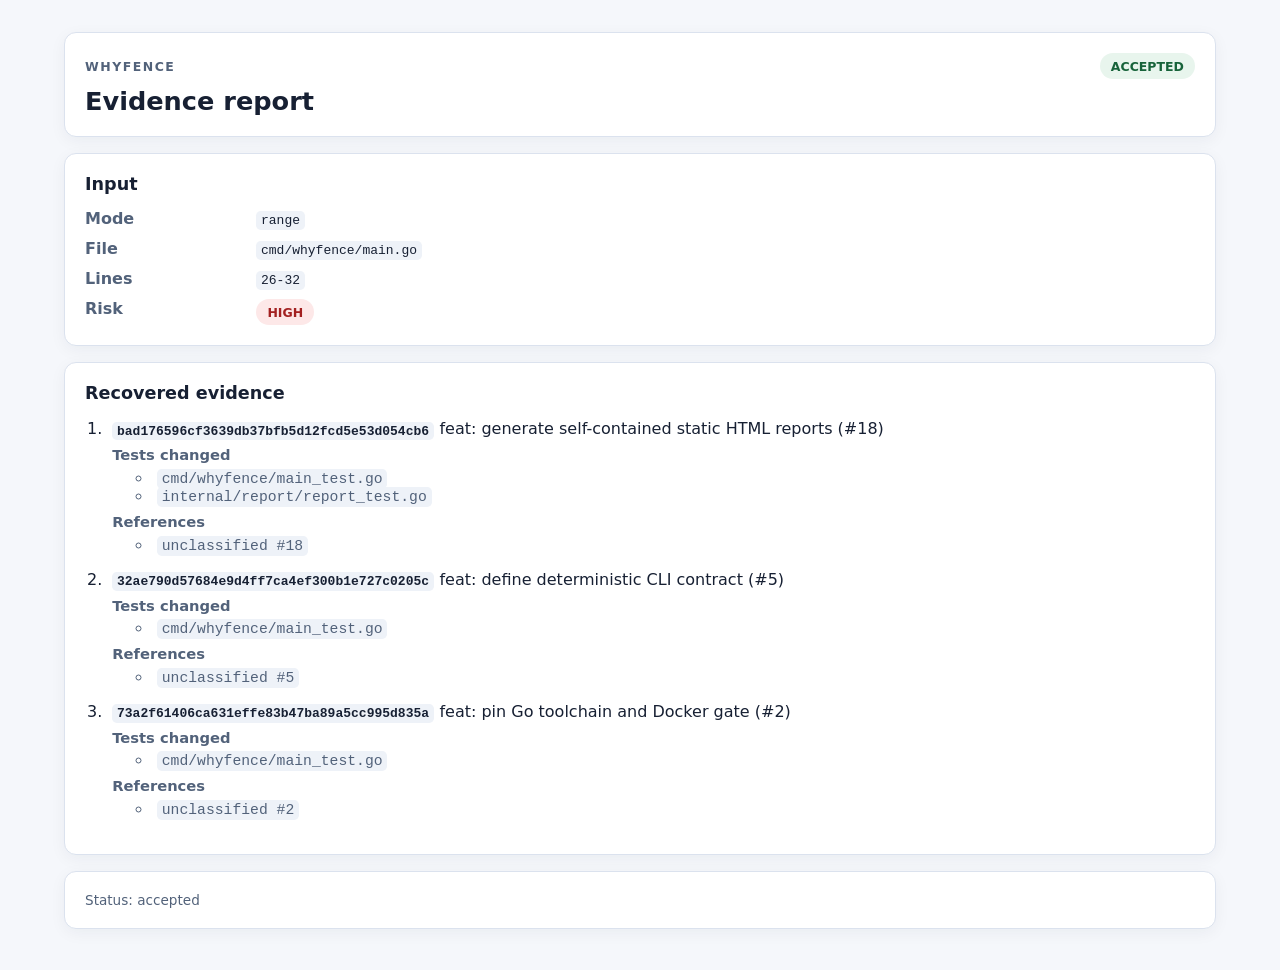
<file: site/reports/whyfence.html>
<!doctype html>
<html lang="en">
<head>
  <meta charset="utf-8">
  <meta name="viewport" content="width=device-width, initial-scale=1">
  <title>whyfence evidence report</title>
  <style>
    :root { color-scheme: light; font-family: system-ui, sans-serif; background: #f5f7fb; color: #172033; }
    body { margin: 0; padding: 2rem; }
    main { max-width: 72rem; margin: 0 auto; }
    header, section, footer { background: #fff; border: 1px solid #dbe2ee; border-radius: 0.75rem; padding: 1.25rem; margin-bottom: 1rem; box-shadow: 0 0.25rem 1rem rgba(23, 32, 51, 0.05); }
    header { display: flex; align-items: baseline; justify-content: space-between; gap: 1rem; }
    h1, h2, p { margin-top: 0; }
    h1 { margin-bottom: 0; font-size: 1.6rem; }
    h2 { font-size: 1.1rem; }
    .eyebrow { color: #52627a; font-size: 0.78rem; font-weight: 700; letter-spacing: 0.12em; text-transform: uppercase; }
    .status, .risk { border-radius: 999px; display: inline-block; font-size: 0.78rem; font-weight: 700; padding: 0.35rem 0.7rem; text-transform: uppercase; }
    .status { background: #e8f5ed; color: #17633a; }
    .risk-low { background: #e8f5ed; color: #17633a; }
    .risk-medium { background: #fff3d6; color: #815b00; }
    .risk-high { background: #fde8e8; color: #a32121; }
    dl { display: grid; gap: 0.7rem; grid-template-columns: 10rem 1fr; margin: 0; }
    dt { color: #52627a; font-weight: 700; }
    dd { margin: 0; overflow-wrap: anywhere; }
    code { background: #eef2f8; border-radius: 0.3rem; padding: 0.12rem 0.3rem; }
    ol { display: grid; gap: 1rem; padding-left: 1.4rem; }
    li { padding-left: 0.3rem; }
    .commit { font-weight: 700; overflow-wrap: anywhere; }
    .subject { font-weight: 400; }
    .evidence { color: #52627a; font-size: 0.92rem; margin: 0.5rem 0 0; }
    .evidence ul { margin: 0.35rem 0 0; }
    .notice { color: #52627a; margin-bottom: 0; }
    footer { color: #52627a; font-size: 0.85rem; }
  </style>
</head>
<body>
  <main>
    <header>
      <div>
        <p class="eyebrow">whyfence</p>
        <h1>Evidence report</h1>
      </div>
      <span class="status">accepted</span>
    </header>

    <section aria-labelledby="input-heading">
      <h2 id="input-heading">Input</h2>
      <dl>
        <dt>Mode</dt><dd><code>range</code></dd>

        <dt>File</dt><dd><code>cmd/whyfence/main.go</code></dd>
        <dt>Lines</dt><dd><code>26-32</code></dd>


        <dt>Risk</dt><dd><span class="risk risk-high">high</span></dd>

      </dl>
    </section>


    <section aria-labelledby="evidence-heading">
      <h2 id="evidence-heading">Recovered evidence</h2>
      <ol>

        <li>
          <div class="commit"><code>bad176596cf3639db37bfb5d12fcd5e53d054cb6</code> <span class="subject">feat: generate self-contained static HTML reports (#18)</span></div>
          <div class="evidence"><strong>Tests changed</strong><ul><li><code>cmd/whyfence/main_test.go</code></li><li><code>internal/report/report_test.go</code></li></ul></div>
          <div class="evidence"><strong>References</strong><ul><li><code>unclassified #18</code></li></ul></div>
        </li>

        <li>
          <div class="commit"><code>32ae790d57684e9d4ff7ca4ef300b1e727c0205c</code> <span class="subject">feat: define deterministic CLI contract (#5)</span></div>
          <div class="evidence"><strong>Tests changed</strong><ul><li><code>cmd/whyfence/main_test.go</code></li></ul></div>
          <div class="evidence"><strong>References</strong><ul><li><code>unclassified #5</code></li></ul></div>
        </li>

        <li>
          <div class="commit"><code>73a2f61406ca631effe83b47ba89a5cc995d835a</code> <span class="subject">feat: pin Go toolchain and Docker gate (#2)</span></div>
          <div class="evidence"><strong>Tests changed</strong><ul><li><code>cmd/whyfence/main_test.go</code></li></ul></div>
          <div class="evidence"><strong>References</strong><ul><li><code>unclassified #2</code></li></ul></div>
        </li>

      </ol>
    </section>


    <footer>Status: accepted</footer>
  </main>
</body>
</html>
</file>
<file: site/styles.css>
:root {
  --ink: #10232a;
  --muted: #5e7478;
  --paper: #f7f9f5;
  --panel: #ffffff;
  --line: #d8e3dc;
  --green: #168568;
  --green-dark: #0c5e4c;
  --mint: #dff2e9;
  --orange: #e77038;
  --orange-soft: #fff0e7;
  --navy: #142f3a;
  --shadow: 0 1rem 3rem rgba(16, 35, 42, 0.08);
  color: var(--ink);
  background: var(--paper);
  font-family: Inter, ui-sans-serif, system-ui, -apple-system, BlinkMacSystemFont, "Segoe UI", sans-serif;
  font-synthesis: none;
  line-height: 1.55;
}

* { box-sizing: border-box; }

html { scroll-behavior: smooth; }

body { margin: 0; min-width: 320px; }

a { color: inherit; }

a:focus-visible, button:focus-visible { outline: 3px solid var(--orange); outline-offset: 4px; }

.site-header, main, .site-footer { width: min(1160px, calc(100% - 3rem)); margin: 0 auto; }

.site-header { align-items: center; display: flex; justify-content: space-between; padding: 1.5rem 0; }

.brand { color: var(--ink); font-size: 1.4rem; font-weight: 850; letter-spacing: -0.07em; text-decoration: none; }

.brand span { color: var(--green); }

nav { align-items: center; display: flex; gap: 1.5rem; }

nav a, .footer-links a { color: var(--muted); font-size: 0.9rem; font-weight: 650; text-decoration: none; }

nav a:hover, .footer-links a:hover, .text-link:hover, .card-link:hover { color: var(--green-dark); }

.nav-source { border: 1px solid var(--line); border-radius: 999px; color: var(--ink); padding: 0.45rem 0.8rem; }

.hero { align-items: center; display: grid; gap: clamp(2rem, 6vw, 5rem); grid-template-columns: minmax(0, 1fr) minmax(320px, 0.82fr); min-height: 620px; padding: 4rem 0 5rem; }

.eyebrow { color: var(--green); font-size: 0.75rem; font-weight: 800; letter-spacing: 0.15em; margin: 0 0 1rem; text-transform: uppercase; }

h1, h2, h3, p { margin-top: 0; }

h1, h2, h3 { letter-spacing: -0.045em; line-height: 1.05; }

h1 { font-size: clamp(3.2rem, 7vw, 6.4rem); margin-bottom: 1.5rem; max-width: 750px; }

h1 em { color: var(--orange); font-family: Georgia, "Times New Roman", serif; font-weight: 500; }

h2 { font-size: clamp(2.1rem, 4vw, 3.7rem); margin-bottom: 1.2rem; }

h3 { font-size: 1.25rem; margin-bottom: 0.7rem; }

.hero-lede { color: var(--muted); font-size: clamp(1.1rem, 2vw, 1.3rem); max-width: 650px; }

.actions { display: flex; flex-wrap: wrap; gap: 0.75rem; margin: 2rem 0 1.25rem; }

.button { border-radius: 0.55rem; display: inline-flex; font-size: 0.95rem; font-weight: 750; gap: 0.65rem; padding: 0.8rem 1.05rem; text-decoration: none; }

.button-primary { background: var(--green); color: #fff; }

.button-primary:hover { background: var(--green-dark); }

.button-quiet { border: 1px solid var(--line); color: var(--ink); }

.button-quiet:hover { border-color: var(--green); color: var(--green-dark); }

.hero-note { align-items: center; color: var(--muted); display: flex; font-size: 0.82rem; gap: 0.55rem; margin-bottom: 0; }

.dot { background: var(--green); border-radius: 50%; display: inline-block; height: 0.45rem; width: 0.45rem; }

.terminal-card { background: var(--navy); border-radius: 0.9rem; box-shadow: var(--shadow); color: #d9f8e8; overflow: hidden; transform: rotate(1.2deg); }

.terminal-top { align-items: center; background: #1c414d; display: flex; gap: 0.4rem; padding: 0.8rem 1rem; }

.terminal-light { border-radius: 50%; height: 0.6rem; width: 0.6rem; }

.light-red { background: #f28d78; }
.light-yellow { background: #f5c76c; }
.light-green { background: #6bd2a4; }

.terminal-title { color: #9fbfc2; font-family: ui-monospace, SFMono-Regular, Menlo, monospace; font-size: 0.73rem; margin-left: 0.45rem; }

.terminal-card pre { font-size: clamp(0.72rem, 1.4vw, 0.92rem); line-height: 1.7; margin: 0; overflow-x: auto; padding: 1.5rem; }

.terminal-card code, .code-panel code { font-family: ui-monospace, SFMono-Regular, Menlo, Consolas, monospace; }

.prompt { color: #6fe0ad; }

.output { color: #f7d48a; }

.terminal-link { border-top: 1px solid rgba(217, 248, 232, 0.14); color: #9fe3c0; display: block; font-size: 0.82rem; font-weight: 700; padding: 0.85rem 1.5rem; text-decoration: none; }

.terminal-link:hover { background: rgba(255, 255, 255, 0.05); }

.signal-strip { border-bottom: 1px solid var(--line); border-top: 1px solid var(--line); display: grid; grid-template-columns: repeat(4, 1fr); padding: 1.3rem 0; }

.signal-strip div { align-items: baseline; display: flex; gap: 0.8rem; justify-content: center; }

.signal-strip strong { color: var(--orange); font-family: ui-monospace, SFMono-Regular, Menlo, monospace; font-size: 0.75rem; }

.signal-strip span { color: var(--muted); font-size: 0.84rem; font-weight: 750; }

.section { padding: 8rem 0 0; }

.split-section { display: grid; gap: clamp(2.5rem, 7vw, 7rem); grid-template-columns: minmax(220px, 0.7fr) minmax(0, 1.3fr); }

.section-intro p:not(.eyebrow) { color: var(--muted); font-size: 1.05rem; max-width: 330px; }

.steps { display: grid; gap: 0.8rem; }

.step-card { background: var(--panel); border: 1px solid var(--line); border-radius: 0.7rem; display: grid; grid-template-columns: 3.25rem 1fr auto; gap: 0 1rem; padding: 1.3rem; }

.step-number { color: var(--orange); font-family: ui-monospace, SFMono-Regular, Menlo, monospace; font-size: 0.78rem; font-weight: 800; grid-row: span 2; }

.step-card h3 { margin-bottom: 0.35rem; }

.step-card p { color: var(--muted); font-size: 0.9rem; margin-bottom: 0; }

.step-card code { align-self: center; background: var(--mint); border-radius: 0.3rem; color: var(--green-dark); font-size: 0.76rem; padding: 0.35rem 0.5rem; white-space: nowrap; }

.section-heading { align-items: end; display: flex; gap: 2rem; justify-content: space-between; margin-bottom: 2rem; }

.section-heading h2 { margin-bottom: 0; }

.section-aside { color: var(--muted); font-size: 0.92rem; margin-bottom: 0.25rem; max-width: 300px; }

.report-grid { display: grid; gap: 0.85rem; grid-template-columns: repeat(12, 1fr); }

.report-card { background: var(--panel); border: 1px solid var(--line); border-radius: 0.7rem; display: flex; flex-direction: column; grid-column: span 3; min-height: 305px; padding: 1.25rem; }

.report-card-featured { background: var(--navy); border-color: var(--navy); color: #fff; grid-column: span 4; }

.card-top { align-items: center; display: flex; justify-content: space-between; margin-bottom: 2rem; }

.card-label { color: var(--green); font-size: 0.7rem; font-weight: 800; letter-spacing: 0.1em; text-transform: uppercase; }

.report-card-featured .card-label { color: #90e1b9; }

.risk { border-radius: 999px; font-family: ui-monospace, SFMono-Regular, Menlo, monospace; font-size: 0.66rem; font-weight: 800; padding: 0.25rem 0.5rem; text-transform: uppercase; }

.risk-medium { background: var(--orange-soft); color: #ad4d1d; }

.risk-high { background: #ffe2dc; color: #a63b22; }

.report-card h3 { margin-bottom: 0.45rem; }

.report-card p { color: var(--muted); font-size: 0.88rem; margin-bottom: 1.2rem; }

.report-card-featured p { color: #b5ccca; }

.card-meta { border-top: 1px solid var(--line); display: grid; gap: 0.6rem; margin: auto 0 1rem; padding-top: 0.9rem; }

.report-card-featured .card-meta { border-color: rgba(255, 255, 255, 0.16); }

.card-meta div { display: flex; flex-direction: column; gap: 0.15rem; }

.card-meta dt { color: var(--muted); font-size: 0.67rem; font-weight: 800; letter-spacing: 0.1em; text-transform: uppercase; }

.report-card-featured .card-meta dt { color: #90aaa9; }

.card-meta dd { font-size: 0.78rem; overflow-wrap: anywhere; }

.card-meta code { font-family: ui-monospace, SFMono-Regular, Menlo, monospace; font-size: 0.72rem; }

.card-link, .text-link { color: var(--green); font-size: 0.84rem; font-weight: 800; text-decoration: none; }

.report-card-featured .card-link { color: #8de2b7; }

.provenance-note { color: var(--muted); font-size: 0.82rem; margin: 1rem 0 0; }

.install-section { padding-top: 8rem; }

.install-grid { align-items: stretch; display: grid; gap: 1rem; grid-template-columns: minmax(0, 1.1fr) minmax(260px, 0.9fr); }

.code-panel { background: var(--navy); border-radius: 0.7rem; color: #d9f8e8; overflow: hidden; }

.code-panel-title { border-bottom: 1px solid rgba(217, 248, 232, 0.14); color: #9fbfc2; font-family: ui-monospace, SFMono-Regular, Menlo, monospace; font-size: 0.74rem; padding: 0.8rem 1.1rem; }

.code-panel pre { font-size: 0.83rem; line-height: 1.8; margin: 0; overflow-x: auto; padding: 1.3rem 1.1rem; }

.install-copy { background: var(--mint); border-radius: 0.7rem; padding: 1.5rem; }

.install-copy h3 { margin-bottom: 1rem; }

.check-list { list-style: none; margin: 0 0 1.3rem; padding: 0; }

.check-list li { border-bottom: 1px solid rgba(12, 94, 76, 0.15); display: flex; flex-direction: column; padding: 0.75rem 0; }

.check-list li:first-child { padding-top: 0; }

.check-list strong { color: var(--green-dark); font-size: 0.9rem; }

.check-list span { color: var(--muted); font-size: 0.8rem; }

.boundary-section { padding-bottom: 8rem; }

.boundary-grid { border-top: 1px solid var(--line); display: grid; gap: 1rem; grid-template-columns: repeat(3, 1fr); padding-top: 1.4rem; }

.boundary-grid h3 { font-size: 1rem; }

.boundary-grid p { color: var(--muted); font-size: 0.88rem; max-width: 290px; }

.site-footer { align-items: end; border-top: 1px solid var(--line); display: flex; justify-content: space-between; padding: 2rem 0 3rem; }

.site-footer p { color: var(--muted); font-size: 0.8rem; margin: 0.35rem 0 0; }

.footer-links { display: flex; flex-wrap: wrap; gap: 1.2rem; }

@media (max-width: 880px) {
  .hero, .split-section { grid-template-columns: 1fr; }
  .hero { min-height: auto; padding-top: 3rem; }
  .terminal-card { max-width: 620px; transform: none; }
  .report-card, .report-card-featured { grid-column: span 6; }
}

@media (max-width: 620px) {
  .site-header, main, .site-footer { width: min(100% - 2rem, 1160px); }
  .site-header { align-items: flex-start; gap: 1rem; }
  nav { align-items: flex-end; flex-direction: column; gap: 0.35rem; }
  nav a:not(.nav-source) { display: none; }
  h1 { font-size: clamp(2.9rem, 14vw, 4.6rem); }
  .signal-strip { gap: 1rem; grid-template-columns: repeat(2, 1fr); }
  .signal-strip div { justify-content: flex-start; }
  .section { padding-top: 5rem; }
  .step-card { grid-template-columns: 2.3rem 1fr; }
  .step-card code { grid-column: 2; justify-self: start; margin-top: 0.8rem; }
  .section-heading, .site-footer { align-items: flex-start; flex-direction: column; }
  .report-card, .report-card-featured { grid-column: span 12; }
  .install-grid, .boundary-grid { grid-template-columns: 1fr; }
  .boundary-section { padding-bottom: 5rem; }
}
</file>
